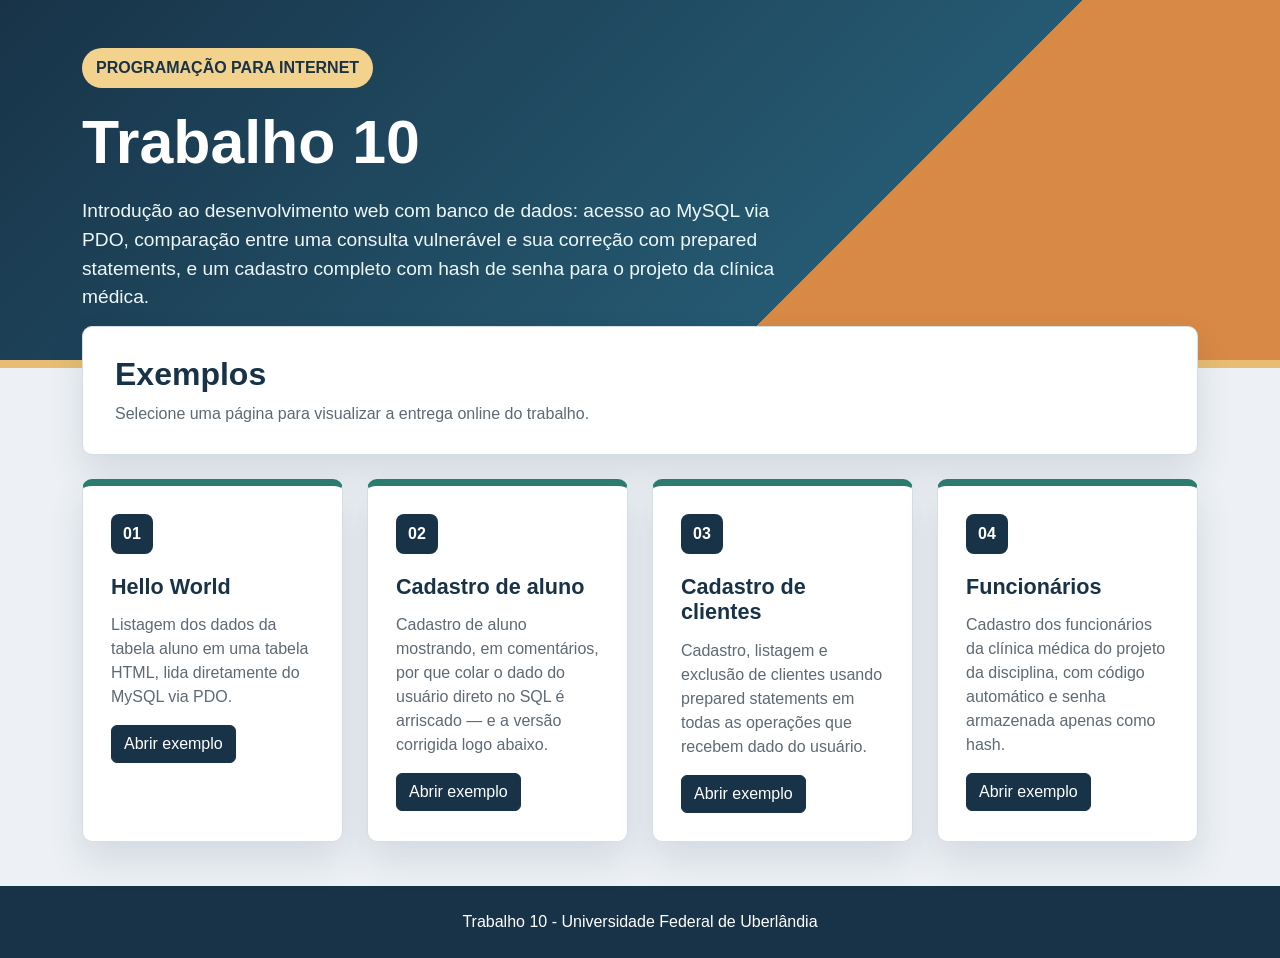
<file: index.html>
<!DOCTYPE html>
<html lang="pt-BR">
<head>
    <meta charset="UTF-8">
    <meta name="viewport" content="width=device-width, initial-scale=1.0">
    <meta name="description" content="Portal do Trabalho 10 de Programação para Internet com exercícios de PHP e MySQL.">
    <title>Trabalho 10 - PHP e MySQL</title>
    <link href="https://cdn.jsdelivr.net/npm/bootstrap@5.0.2/dist/css/bootstrap.min.css" rel="stylesheet">
    <link rel="stylesheet" href="css/portal.css">
</head>
<body>
    <header class="site-hero">
        <div class="container py-5">
            <p class="hero-label">Programação para Internet</p>
            <h1>Trabalho 10</h1>
            <p class="hero-copy">Introdução ao desenvolvimento web com banco de dados: acesso ao MySQL via PDO, comparação entre uma consulta vulnerável e sua correção com prepared statements, e um cadastro completo com hash de senha para o projeto da clínica médica.</p>
        </div>
    </header>

    <main class="container main-content">
        <section class="intro-panel">
            <h2>Exemplos</h2>
            <p>Selecione uma página para visualizar a entrega online do trabalho.</p>
        </section>

        <section class="row g-4" aria-label="Lista de exemplos">
            <article class="col-12 col-md-6 col-lg-3">
                <div class="exercise-card h-100">
                    <span class="exercise-number">01</span>
                    <h2>Hello World</h2>
                    <p>Listagem dos dados da tabela aluno em uma tabela HTML, lida diretamente do MySQL via PDO.</p>
                    <a class="btn btn-primary" href="ex1-hello-world/">Abrir exemplo</a>
                </div>
            </article>

            <article class="col-12 col-md-6 col-lg-3">
                <div class="exercise-card h-100">
                    <span class="exercise-number">02</span>
                    <h2>Cadastro de aluno</h2>
                    <p>Cadastro de aluno mostrando, em comentários, por que colar o dado do usuário direto no SQL é arriscado — e a versão corrigida logo abaixo.</p>
                    <a class="btn btn-primary" href="ex2-SQL-inj/">Abrir exemplo</a>
                </div>
            </article>

            <article class="col-12 col-md-6 col-lg-3">
                <div class="exercise-card h-100">
                    <span class="exercise-number">03</span>
                    <h2>Cadastro de clientes</h2>
                    <p>Cadastro, listagem e exclusão de clientes usando prepared statements em todas as operações que recebem dado do usuário.</p>
                    <a class="btn btn-primary" href="ex3-cadastro-cliente/">Abrir exemplo</a>
                </div>
            </article>

            <article class="col-12 col-md-6 col-lg-3">
                <div class="exercise-card h-100">
                    <span class="exercise-number">04</span>
                    <h2>Funcionários</h2>
                    <p>Cadastro dos funcionários da clínica médica do projeto da disciplina, com código automático e senha armazenada apenas como hash.</p>
                    <a class="btn btn-primary" href="funcionarios/">Abrir exemplo</a>
                </div>
            </article>
        </section>
    </main>

    <footer>
        <p>Trabalho 10 - Universidade Federal de Uberlândia</p>
    </footer>
</body>
</html>
</file>
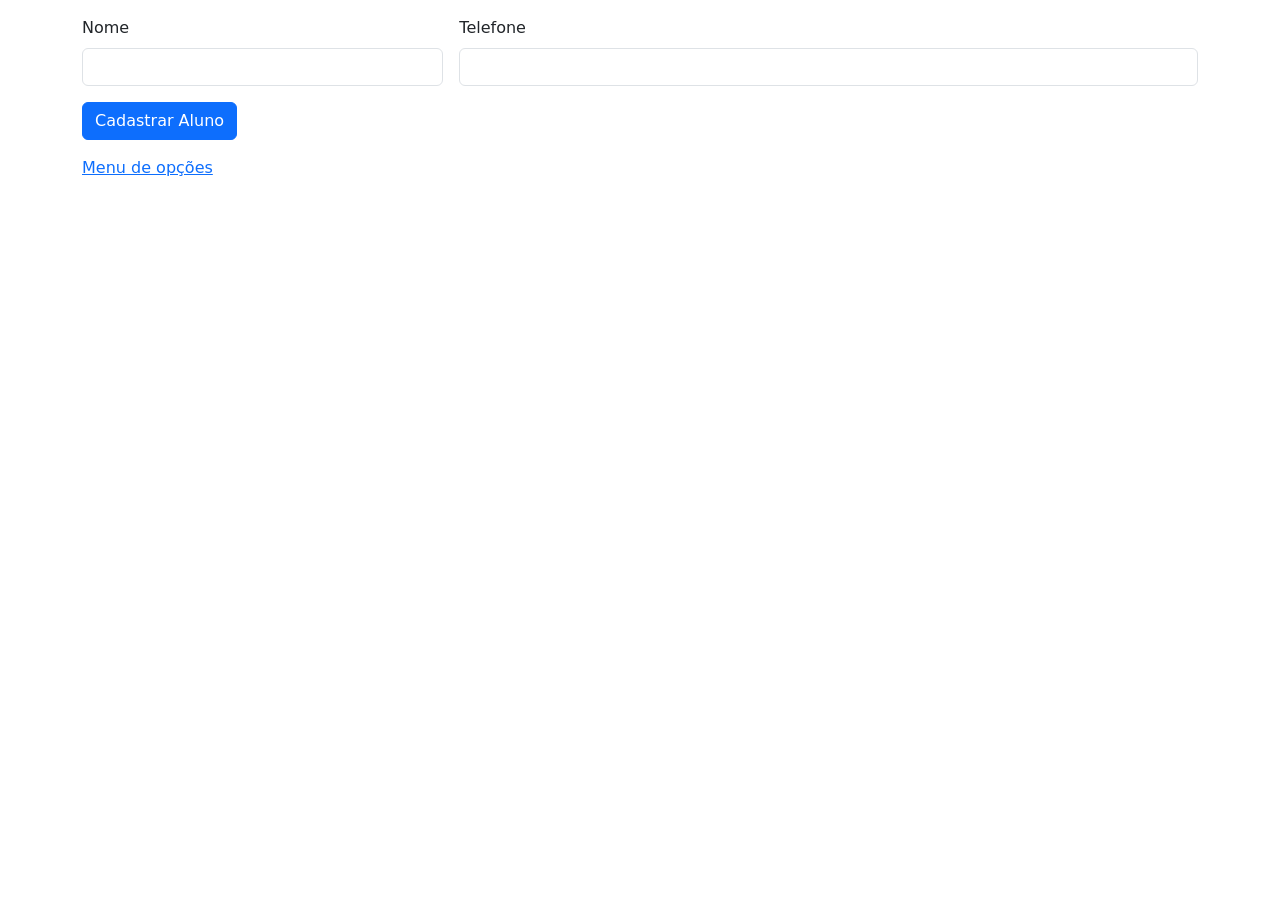
<file: ex2-SQL-inj/index.html>
<!doctype html>
<html lang="pt-BR">

<head>
  <meta charset="utf-8">
  <!-- 1: Tag de responsividade -->
  <meta name="viewport" content="width=device-width, initial-scale=1">
  <title>Exemplo de Cadastro Vuln. a Inj. de S Q L</title>

  <!-- 2: Bootstrap CSS -->
  <link href="https://cdn.jsdelivr.net/npm/bootstrap@5.2.2/dist/css/bootstrap.min.css" rel="stylesheet"
    integrity="sha384-Zenh87qX5JnK2Jl0vWa8Ck2rdkQ2Bzep5IDxbcnCeuOxjzrPF/et3URy9Bv1WTRi" crossorigin="anonymous">
  <style>
    body {
      padding: 1rem;
    }
    p {
      margin-top: 1rem;
    }
  </style>
</head>

<body>

  <div class="container">

    <main>
      <form action="cadastro-vulneravel.php" method="POST" class="row g-3">

        <!-- Nome e Telefone -->
        <div class="col-4">
          <label for="nome" class="form-label">Nome</label>
          <input type="text" name="nome" class="form-control" id="nome">
        </div>
        <div class="col-8">
          <label for="telefone" class="form-label">Telefone</label>
          <input type="text" name="telefone" class="form-control" id="telefone">
        </div>
        <div class="col-12">
          <button class="btn btn-primary">Cadastrar Aluno</button>
        </div>
      </form>
      <p><a href="../index.html">Menu de opções</a></p>
    </main>
  </div>

</body>

</html>
</file>
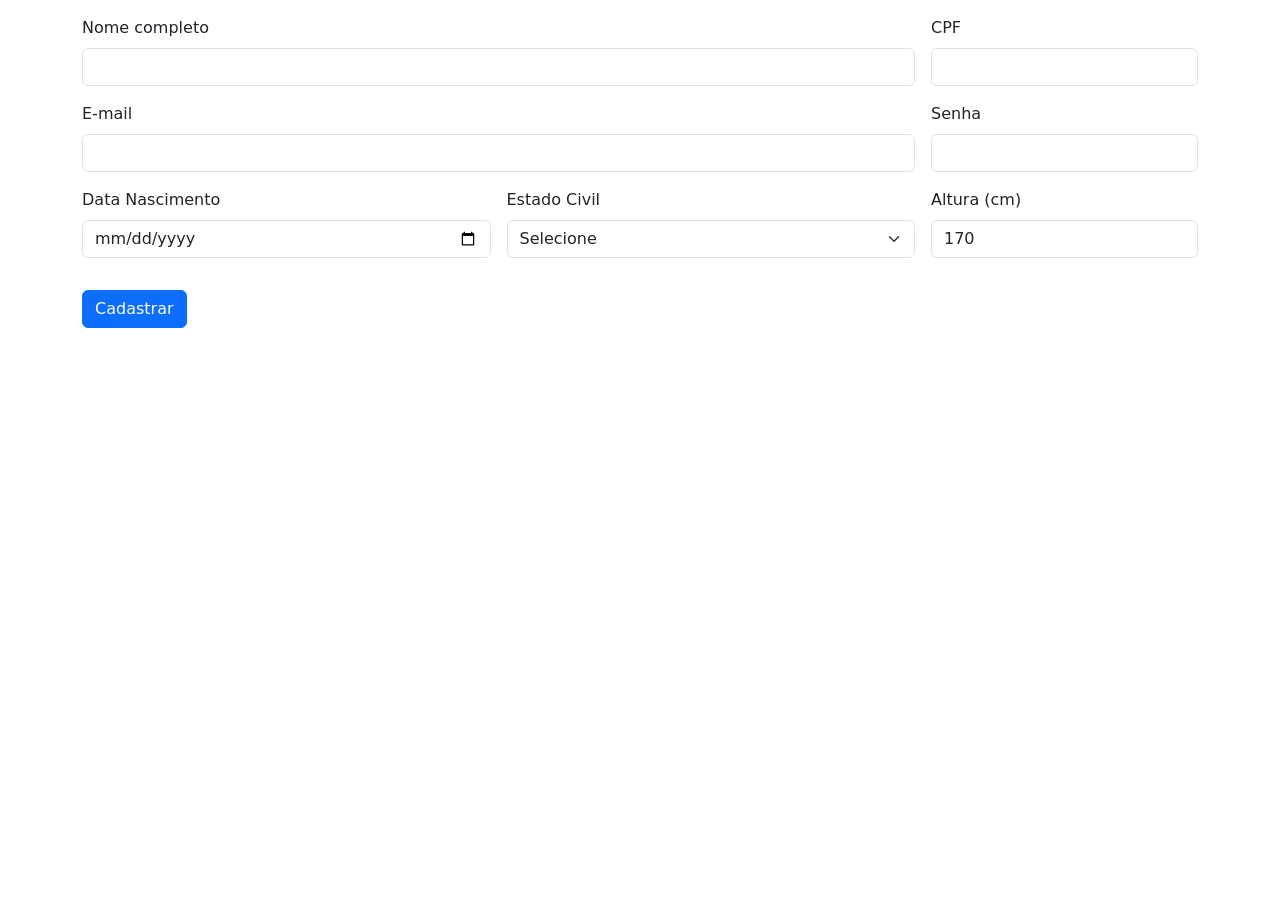
<file: ex3-cadastro-cliente/index.html>
<!doctype html>
<html lang="pt-BR">

<head>
  <meta charset="utf-8">
  <!-- 1: Tag de responsividade -->
  <meta name="viewport" content="width=device-width, initial-scale=1">
  <title>Cadastro de Cliente</title>

  <!-- 2: Bootstrap CSS -->
  <link href="https://cdn.jsdelivr.net/npm/bootstrap@5.2.2/dist/css/bootstrap.min.css" rel="stylesheet"
    integrity="sha384-Zenh87qX5JnK2Jl0vWa8Ck2rdkQ2Bzep5IDxbcnCeuOxjzrPF/et3URy9Bv1WTRi" crossorigin="anonymous">
  <style>
    body {
      padding: 1rem;
    }
    button {
      margin-top: 1rem;
    }
  </style>
</head>

<body>

  <div class="container">

    <main>
      <form action="cadastra-cliente.php" method="POST" class="row g-3">

        <!-- Nome e CPF -->
        <div class="col-9">
          <label for="nome" class="form-label">Nome completo</label>
          <input type="text" name="nome" class="form-control" id="nome">
        </div>
        <div class="col-3">
          <label for="cpf" class="form-label">CPF</label>
          <input type="text" name="cpf" class="form-control" id="cpf">
        </div>

        <!-- E-mail e senha -->
        <div class="col-sm-9">
          <label for="email" class="form-label">E-mail</label>
          <input type="email" name="email" class="form-control" id="email">
        </div>
        <div class="col-sm-3">
          <label for="senha" class="form-label">Senha</label>
          <input type="password" name="senha" class="form-control" id="senha">
        </div>

        <!-- Data de nascimento, estado civil e altura -->
        <div class="col-sm">
          <label for="dataNascimento" class="form-label">Data Nascimento</label>
          <input type="date" name="dataNascimento" class="form-control" id="dataNascimento">
        </div>
        <div class="col-sm">
          <label for="estadoCivil" class="form-label">Estado Civil</label>
          <select name="estadoCivil" class="form-select" id="estadoCivil">
            <option selected>Selecione</option>
            <option value="solteiro">Solteiro</option>
            <option value="casado">Casado</option>
            <option value="viuvo">Viúvo</option>
          </select>
        </div>
        <div class="col-sm-3">
          <label for="altura" class="form-label">Altura (cm)</label>
          <input type="number" name="altura" class="form-control" id="altura" value="170">
        </div>
        
        <div class="col-12">
          <button type="submit" class="btn btn-primary">Cadastrar</button>
        </div>
      </form>
    </main>
  </div>

</body>

</html>
</file>
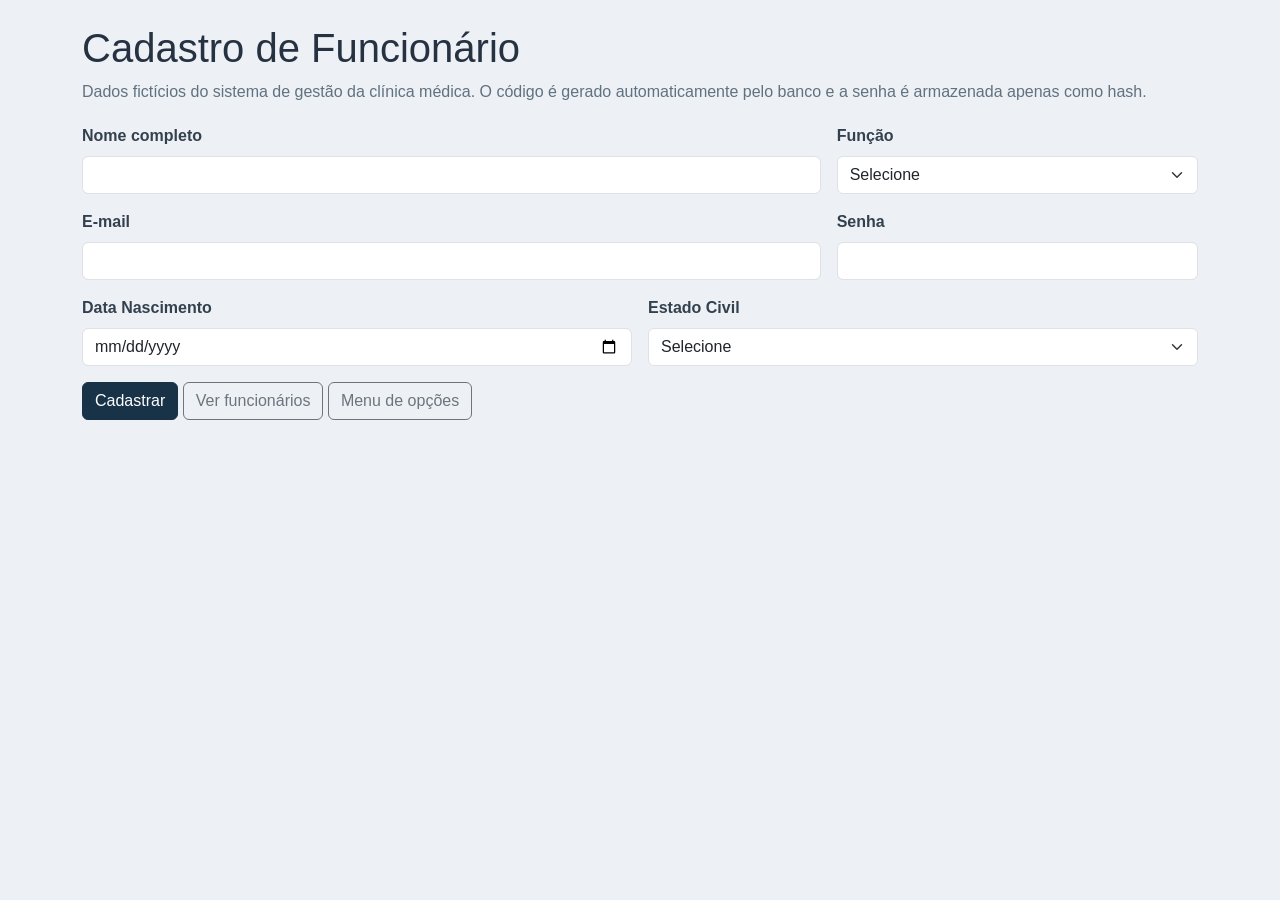
<file: funcionarios/index.html>
<!doctype html>
<html lang="pt-BR">

<head>
  <meta charset="utf-8">
  <meta name="viewport" content="width=device-width, initial-scale=1">
  <title>Cadastro de Funcionário</title>

  <link href="https://cdn.jsdelivr.net/npm/bootstrap@5.2.2/dist/css/bootstrap.min.css" rel="stylesheet"
    integrity="sha384-Zenh87qX5JnK2Jl0vWa8Ck2rdkQ2Bzep5IDxbcnCeuOxjzrPF/et3URy9Bv1WTRi" crossorigin="anonymous">
  <link rel="stylesheet" href="../css/portal.css">
</head>

<body>

  <main class="container py-4">
    <h1>Cadastro de Funcionário</h1>
    <p class="panel-copy">Dados fictícios do sistema de gestão da clínica médica. O código é gerado automaticamente pelo banco e a senha é armazenada apenas como hash.</p>

    <form action="cadastra-funcionario.php" method="POST" class="row g-3">

      <div class="col-12 col-sm-8">
        <label for="nome" class="form-label">Nome completo</label>
        <input type="text" name="nome" class="form-control" id="nome" required>
      </div>
      <div class="col-12 col-sm-4">
        <label for="funcao" class="form-label">Função</label>
        <select name="funcao" class="form-select" id="funcao" required>
          <option selected disabled value="">Selecione</option>
          <option value="recepcao">Recepção</option>
          <option value="enfermagem">Enfermagem</option>
          <option value="medico">Médico</option>
          <option value="financeiro">Financeiro</option>
        </select>
      </div>

      <div class="col-12 col-sm-8">
        <label for="email" class="form-label">E-mail</label>
        <input type="email" name="email" class="form-control" id="email" required>
      </div>
      <div class="col-12 col-sm-4">
        <label for="senha" class="form-label">Senha</label>
        <input type="password" name="senha" class="form-control" id="senha" required>
      </div>

      <div class="col-12 col-sm-6">
        <label for="dataNascimento" class="form-label">Data Nascimento</label>
        <input type="date" name="dataNascimento" class="form-control" id="dataNascimento" required>
      </div>
      <div class="col-12 col-sm-6">
        <label for="estadoCivil" class="form-label">Estado Civil</label>
        <select name="estadoCivil" class="form-select" id="estadoCivil" required>
          <option selected disabled value="">Selecione</option>
          <option value="solteiro">Solteiro</option>
          <option value="casado">Casado</option>
          <option value="viuvo">Viúvo</option>
        </select>
      </div>

      <div class="col-12">
        <button type="submit" class="btn btn-primary">Cadastrar</button>
        <a class="btn btn-outline-secondary" href="mostra-funcionarios.php">Ver funcionários</a>
        <a class="btn btn-outline-secondary" href="../index.html">Menu de opções</a>
      </div>
    </form>
  </main>

</body>

</html>
</file>
<file: css/portal.css>
body {
    background: #edf1f5;
    color: #263241;
    font-family: Arial, Helvetica, sans-serif;
}

/* ------- Portal (index do trabalho) ------- */
.site-hero {
    background: #183348;
    background-image: linear-gradient(135deg, #183348 0%, #255a72 66%, #d88945 66%, #d88945 100%);
    color: #fff;
    border-bottom: 8px solid #e8bd73;
}

.hero-label {
    display: inline-block;
    margin-bottom: 18px;
    padding: 8px 14px;
    background: #f3d28d;
    color: #183348;
    border-radius: 999px;
    font-weight: 700;
    text-transform: uppercase;
}

.site-hero h1 {
    margin: 0;
    font-size: 3.8rem;
    font-weight: 700;
}

.hero-copy {
    max-width: 700px;
    margin: 18px 0 0;
    color: #eef7f8;
    font-size: 1.2rem;
}

.main-content {
    margin-top: -42px;
    margin-bottom: 44px;
}

.intro-panel,
.exercise-card {
    background: #fff;
    border: 1px solid #d6dee5;
    border-radius: 10px;
    box-shadow: 0 18px 36px rgba(24, 51, 72, 0.12);
}

.intro-panel {
    margin-bottom: 24px;
    padding: 28px 32px;
}

.intro-panel h2 {
    margin: 0 0 8px;
    color: #183348;
    font-weight: 700;
}

.intro-panel p {
    margin: 0;
    color: #5d6975;
}

.exercise-card {
    padding: 28px;
    border-top: 7px solid #2d7a6f;
}

.exercise-card h2 {
    margin: 20px 0 14px;
    color: #183348;
    font-size: 1.35rem;
    font-weight: 700;
}

.exercise-card p {
    min-height: 96px;
    color: #5d6975;
}

.exercise-number {
    display: inline-block;
    padding: 8px 12px;
    background: #183348;
    color: #fff;
    border-radius: 8px;
    font-weight: 700;
}

.btn-primary {
    background-color: #183348;
    border-color: #183348;
}

.btn-primary:hover,
.btn-primary:focus {
    background-color: #d88945;
    border-color: #d88945;
}

footer {
    padding: 24px 5%;
    background: #183348;
    color: #fff;
    text-align: center;
}

footer p {
    margin: 0;
}

/* ------- Paginas internas (funcionarios) ------- */
.panel-copy {
    margin-bottom: 20px;
    color: #60717f;
}

.form-label {
    color: #33414e;
    font-weight: 600;
}

.form-control:focus,
.form-select:focus {
    border-color: #88b6e8;
    box-shadow: 0 0 0 0.22rem rgba(13, 110, 253, 0.18);
}

@media (max-width: 760px) {
    .site-hero h1 {
        font-size: 2.8rem;
    }

    .exercise-card p {
        min-height: 0;
    }
}
</file>
